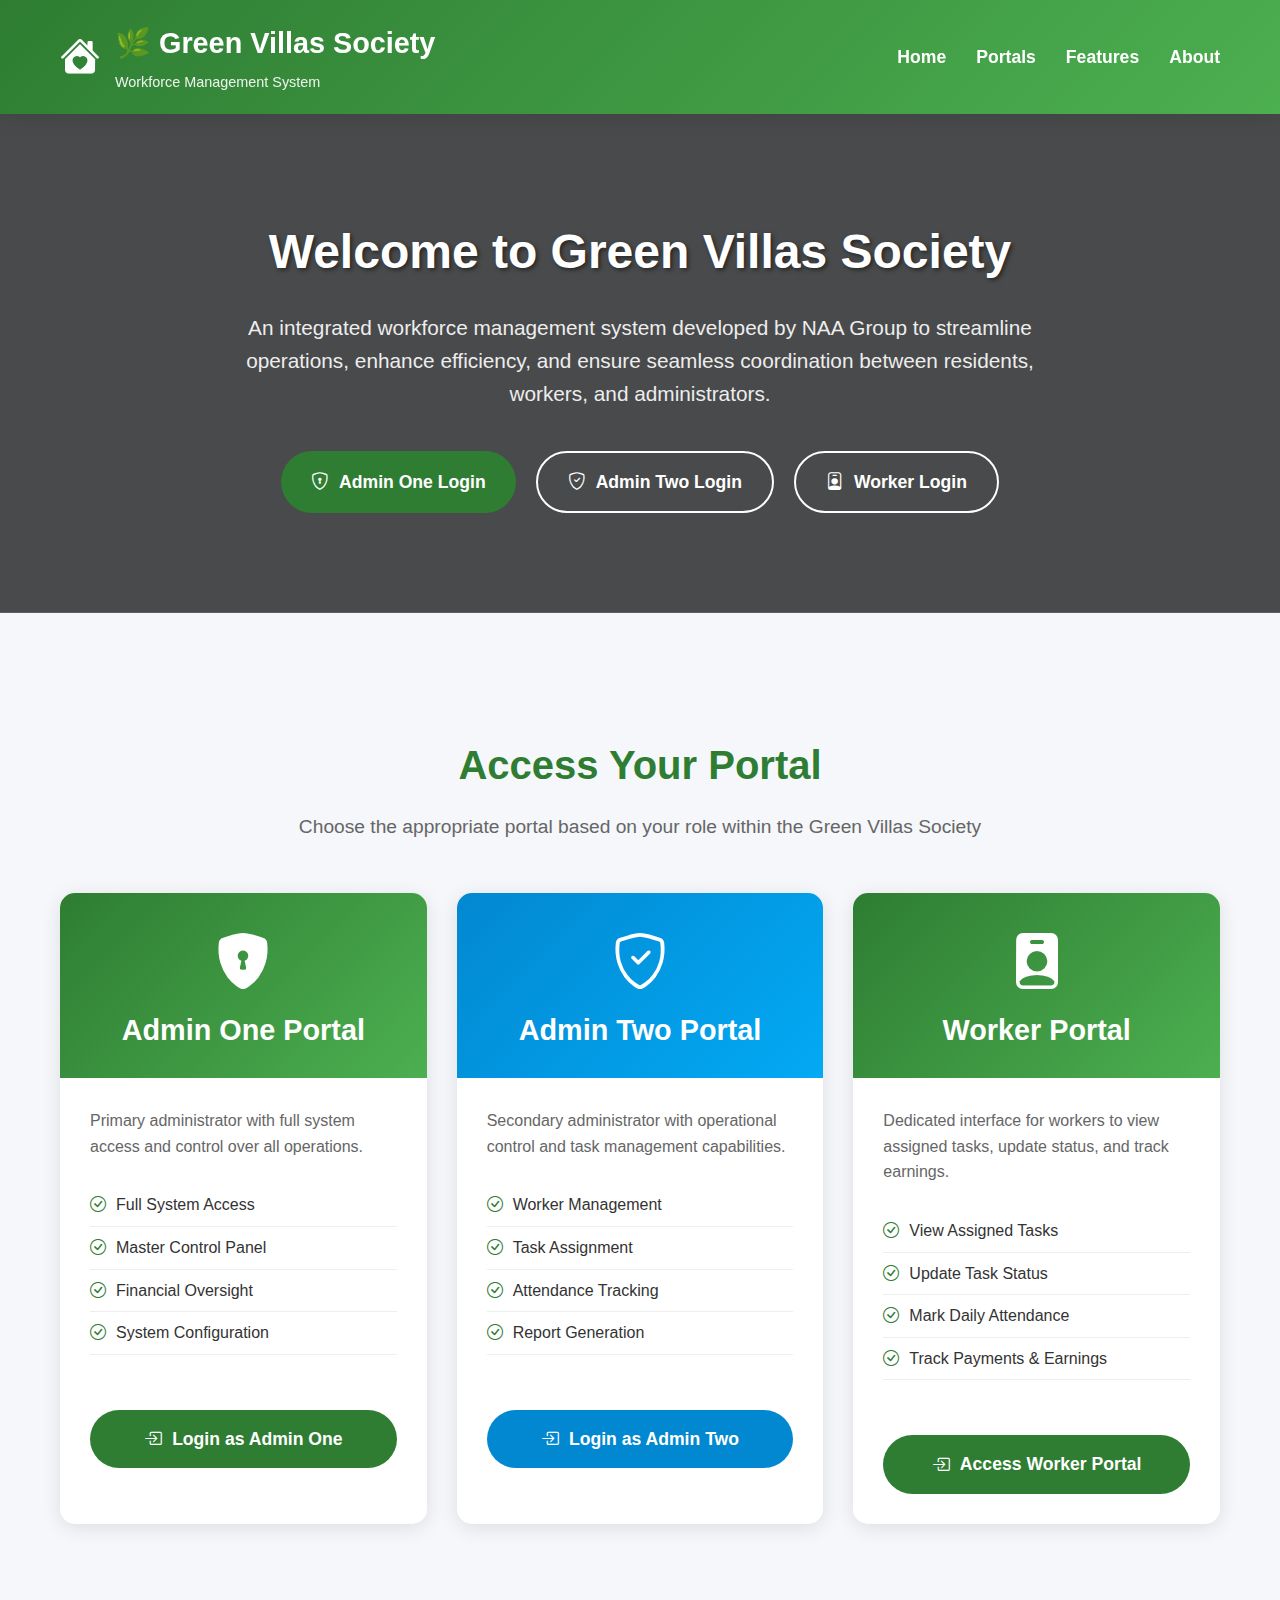
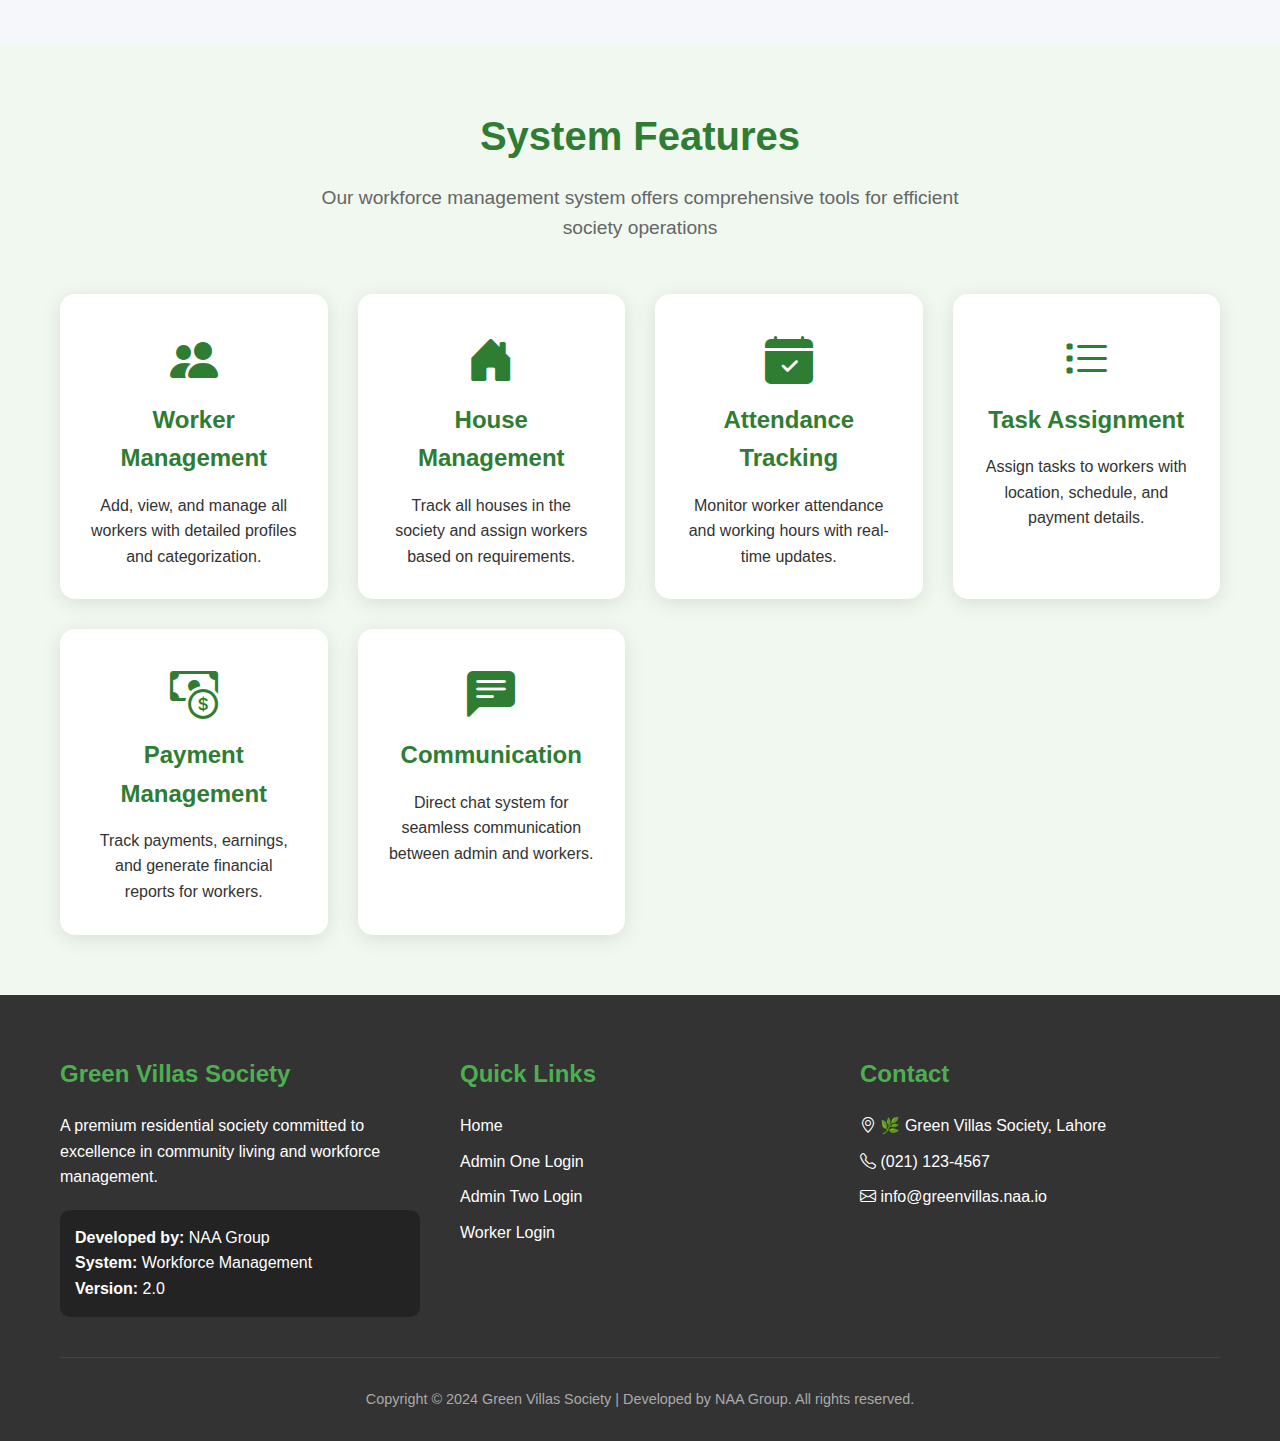
<file: homepage.html>
<!DOCTYPE html>
<html lang="en">
<head>
    <meta charset="UTF-8">
    <meta name="viewport" content="width=device-width, initial-scale=1.0">
    <title>🌿 Green Villas Society | Workforce Management System</title>
    <link rel="stylesheet" href="https://cdn.jsdelivr.net/npm/bootstrap-icons@1.13.1/font/bootstrap-icons.min.css">
    <style>
        /* Reset and Base Styles */
        * {
            margin: 0;
            padding: 0;
            box-sizing: border-box;
            font-family: 'Segoe UI', Tahoma, Geneva, Verdana, sans-serif;
        }

        :root {
            --primary-green: #2e7d32;
            --light-green: #4caf50;
            --dark-green: #1b5e20;
            --accent-orange: #f57c00;
            --light-gray: #f5f7fa;
            --dark-gray: #333;
            --white: #ffffff;
            --shadow: 0 4px 20px rgba(0, 0, 0, 0.1);
            --transition: all 0.3s ease;
        }

        body {
            background-color: var(--light-gray);
            color: var(--dark-gray);
            line-height: 1.6;
            overflow-x: hidden;
        }

        a {
            text-decoration: none;
            color: inherit;
        }

        .container {
            width: 100%;
            max-width: 1200px;
            margin: 0 auto;
            padding: 0 20px;
        }

        /* Header Styles */
        header {
            background: linear-gradient(135deg, var(--primary-green), var(--light-green));
            color: var(--white);
            padding: 20px 0;
            box-shadow: var(--shadow);
            position: sticky;
            top: 0;
            z-index: 1000;
        }

        .header-container {
            display: flex;
            justify-content: space-between;
            align-items: center;
        }

        .logo {
            display: flex;
            align-items: center;
            gap: 15px;
        }

        .logo-icon {
            font-size: 2.5rem;
        }

        .logo-text h1 {
            font-size: 1.8rem;
            font-weight: 700;
            margin-bottom: 5px;
        }

        .logo-text p {
            font-size: 0.9rem;
            opacity: 0.9;
        }

        .nav-links {
            display: flex;
            gap: 30px;
        }

        .nav-links a {
            font-weight: 600;
            font-size: 1.1rem;
            padding: 10px 0;
            position: relative;
            transition: var(--transition);
        }

        .nav-links a:hover {
            opacity: 0.9;
        }

        .nav-links a::after {
            content: '';
            position: absolute;
            bottom: 0;
            left: 0;
            width: 0;
            height: 3px;
            background-color: var(--white);
            transition: var(--transition);
        }

        .nav-links a:hover::after {
            width: 100%;
        }

        .mobile-menu-btn {
            display: none;
            background: none;
            border: none;
            color: var(--white);
            font-size: 1.8rem;
            cursor: pointer;
        }

        /* Hero Section */
        .hero {
            background: linear-gradient(rgba(0, 0, 0, 0.7), rgba(0, 0, 0, 0.7)), url('https://images.unsplash.com/photo-1574362848149-11496d93a7c7?ixlib=rb-4.0.3&ixid=M3wxMjA3fDB8MHxwaG90by1wYWdlfHx8fGVufDB8fHx8fA%3D%3D&auto=format&fit=crop&w=1684&q=80');
            background-size: cover;
            background-position: center;
            color: var(--white);
            text-align: center;
            padding: 100px 20px;
            margin-bottom: 60px;
        }

        .hero h2 {
            font-size: 3rem;
            margin-bottom: 20px;
            text-shadow: 2px 2px 4px rgba(0, 0, 0, 0.5);
        }

        .hero p {
            font-size: 1.3rem;
            max-width: 800px;
            margin: 0 auto 40px;
            opacity: 0.9;
        }

        .hero-btns {
            display: flex;
            justify-content: center;
            gap: 20px;
            flex-wrap: wrap;
        }

        .btn {
            padding: 15px 30px;
            border-radius: 50px;
            font-weight: 600;
            font-size: 1.1rem;
            display: inline-flex;
            align-items: center;
            gap: 10px;
            transition: var(--transition);
            border: none;
            cursor: pointer;
        }

        .btn-primary {
            background-color: var(--primary-green);
            color: var(--white);
        }

        .btn-primary:hover {
            background-color: var(--dark-green);
            transform: translateY(-3px);
            box-shadow: 0 10px 20px rgba(0, 0, 0, 0.2);
        }

        .btn-secondary {
            background-color: transparent;
            color: var(--white);
            border: 2px solid var(--white);
        }

        .btn-secondary:hover {
            background-color: var(--white);
            color: var(--primary-green);
            transform: translateY(-3px);
            box-shadow: 0 10px 20px rgba(0, 0, 0, 0.2);
        }

        /* Portal Cards Section */
        .portals-section {
            padding: 60px 0;
        }

        .section-title {
            text-align: center;
            margin-bottom: 50px;
        }

        .section-title h2 {
            font-size: 2.5rem;
            color: var(--primary-green);
            margin-bottom: 15px;
        }

        .section-title p {
            font-size: 1.2rem;
            max-width: 700px;
            margin: 0 auto;
            color: #666;
        }

        .portal-cards {
            display: grid;
            grid-template-columns: repeat(auto-fit, minmax(300px, 1fr));
            gap: 30px;
            margin-bottom: 60px;
        }

        .portal-card {
            background-color: var(--white);
            border-radius: 15px;
            overflow: hidden;
            box-shadow: var(--shadow);
            transition: var(--transition);
        }

        .portal-card:hover {
            transform: translateY(-10px);
            box-shadow: 0 15px 30px rgba(0, 0, 0, 0.15);
        }

        .portal-card-header {
            background: linear-gradient(135deg, var(--primary-green), var(--light-green));
            color: var(--white);
            padding: 25px;
            text-align: center;
        }

        .portal-card-header i {
            font-size: 3.5rem;
            margin-bottom: 15px;
        }

        .portal-card-header h3 {
            font-size: 1.8rem;
        }

        .portal-card-body {
            padding: 30px;
        }

        .portal-card-body p {
            margin-bottom: 25px;
            color: #666;
        }

        .portal-card-features {
            list-style: none;
            margin-bottom: 25px;
        }

        .portal-card-features li {
            padding: 8px 0;
            border-bottom: 1px solid #eee;
            display: flex;
            align-items: center;
            gap: 10px;
        }

        .portal-card-features li i {
            color: var(--primary-green);
        }

        .portal-card-footer {
            padding: 0 30px 30px;
        }

        .portal-card-footer .btn {
            width: 100%;
            justify-content: center;
        }

        /* Features Section */
        .features-section {
            padding: 60px 0;
            background-color: #f0f8f0;
        }

        .features {
            display: grid;
            grid-template-columns: repeat(auto-fit, minmax(250px, 1fr));
            gap: 30px;
        }

        .feature {
            text-align: center;
            padding: 30px;
            background-color: var(--white);
            border-radius: 15px;
            box-shadow: var(--shadow);
            transition: var(--transition);
        }

        .feature:hover {
            transform: translateY(-5px);
        }

        .feature i {
            font-size: 3rem;
            color: var(--primary-green);
            margin-bottom: 20px;
        }

        .feature h3 {
            font-size: 1.5rem;
            margin-bottom: 15px;
            color: var(--primary-green);
        }

        /* Footer */
        footer {
            background-color: var(--dark-gray);
            color: var(--white);
            padding: 60px 0 30px;
        }

        .footer-content {
            display: grid;
            grid-template-columns: repeat(auto-fit, minmax(250px, 1fr));
            gap: 40px;
            margin-bottom: 40px;
        }

        .footer-column h3 {
            font-size: 1.5rem;
            margin-bottom: 20px;
            color: var(--light-green);
        }

        .footer-column ul {
            list-style: none;
        }

        .footer-column ul li {
            margin-bottom: 10px;
        }

        .footer-column ul li a:hover {
            color: var(--light-green);
        }

        .developer-info {
            background-color: rgba(0, 0, 0, 0.3);
            padding: 15px;
            border-radius: 10px;
            margin-top: 20px;
        }

        .copyright {
            text-align: center;
            padding-top: 30px;
            border-top: 1px solid #444;
            font-size: 0.9rem;
            color: #aaa;
        }

        /* Responsive Design */
        @media (max-width: 768px) {
            .header-container {
                flex-direction: column;
                gap: 20px;
            }

            .nav-links {
                display: none;
                flex-direction: column;
                width: 100%;
                text-align: center;
                gap: 10px;
            }

            .nav-links.active {
                display: flex;
            }

            .mobile-menu-btn {
                display: block;
                position: absolute;
                top: 20px;
                right: 20px;
            }

            .hero h2 {
                font-size: 2.2rem;
            }

            .hero p {
                font-size: 1.1rem;
            }

            .hero-btns {
                flex-direction: column;
                align-items: center;
            }

            .btn {
                width: 100%;
                max-width: 300px;
                justify-content: center;
            }

            .section-title h2 {
                font-size: 2rem;
            }
        }

        @media (max-width: 480px) {
            .hero {
                padding: 60px 20px;
            }

            .hero h2 {
                font-size: 1.8rem;
            }

            .portal-cards {
                grid-template-columns: 1fr;
            }

            .section-title h2 {
                font-size: 1.8rem;
            }
        }
    </style>
</head>
<body>
    <!-- Header -->
    <header>
        <div class="container header-container">
            <div class="logo">
                <i class="bi bi-house-heart-fill logo-icon"></i>
                <div class="logo-text">
                    <h1>🌿 Green Villas Society</h1>
                    <p>Workforce Management System</p>
                </div>
            </div>
            
            <button class="mobile-menu-btn" id="mobileMenuBtn">
                <i class="bi bi-list"></i>
            </button>
            
            <nav class="nav-links" id="navLinks">
                <a href="#home">Home</a>
                <a href="#portals">Portals</a>
                <a href="#features">Features</a>
                <a href="#about">About</a>
            </nav>
        </div>
    </header>

    <!-- Hero Section -->
    <section class="hero" id="home">
        <div class="container">
            <h2>Welcome to Green Villas Society</h2>
            <p>An integrated workforce management system developed by NAA Group to streamline operations, enhance efficiency, and ensure seamless coordination between residents, workers, and administrators.</p>
            <div class="hero-btns">
                <a href="pages/admin_login.html" class="btn btn-primary">
                    <i class="bi bi-shield-lock"></i> Admin One Login
                </a>
                <a href="pages/admin2_login.html" class="btn btn-secondary">
                    <i class="bi bi-shield-check"></i> Admin Two Login
                </a>
                <a href="pages/worker_login.html" class="btn btn-secondary">
                    <i class="bi bi-person-badge"></i> Worker Login
                </a>
            </div>
        </div>
    </section>

    <!-- Portals Section -->
    <section class="portals-section" id="portals">
        <div class="container">
            <div class="section-title">
                <h2>Access Your Portal</h2>
                <p>Choose the appropriate portal based on your role within the Green Villas Society</p>
            </div>
            
            <div class="portal-cards">
                <!-- Admin One Portal Card -->
                <div class="portal-card">
                    <div class="portal-card-header" style="background: linear-gradient(135deg, #2e7d32, #4caf50);">
                        <i class="bi bi-shield-lock-fill"></i>
                        <h3>Admin One Portal</h3>
                    </div>
                    <div class="portal-card-body">
                        <p>Primary administrator with full system access and control over all operations.</p>
                        <ul class="portal-card-features">
                            <li><i class="bi bi-check-circle"></i> Full System Access</li>
                            <li><i class="bi bi-check-circle"></i> Master Control Panel</li>
                            <li><i class="bi bi-check-circle"></i> Financial Oversight</li>
                            <li><i class="bi bi-check-circle"></i> System Configuration</li>
                        </ul>
                    </div>
                    <div class="portal-card-footer">
                        <a href="pages/admin_login.html" class="btn btn-primary">
                            <i class="bi bi-box-arrow-in-right"></i> Login as Admin One
                        </a>
                    </div>
                </div>
                
                <!-- Admin Two Portal Card -->
                <div class="portal-card">
                    <div class="portal-card-header" style="background: linear-gradient(135deg, #0288d1, #03a9f4);">
                        <i class="bi bi-shield-check"></i>
                        <h3>Admin Two Portal</h3>
                    </div>
                    <div class="portal-card-body">
                        <p>Secondary administrator with operational control and task management capabilities.</p>
                        <ul class="portal-card-features">
                            <li><i class="bi bi-check-circle"></i> Worker Management</li>
                            <li><i class="bi bi-check-circle"></i> Task Assignment</li>
                            <li><i class="bi bi-check-circle"></i> Attendance Tracking</li>
                            <li><i class="bi bi-check-circle"></i> Report Generation</li>
                        </ul>
                    </div>
                    <div class="portal-card-footer">
                        <a href="pages/admin2_login.html" class="btn btn-primary" style="background: #0288d1;">
                            <i class="bi bi-box-arrow-in-right"></i> Login as Admin Two
                        </a>
                    </div>
                </div>
                
                <!-- Worker Portal Card -->
                <div class="portal-card">
                    <div class="portal-card-header">
                        <i class="bi bi-person-badge-fill"></i>
                        <h3>Worker Portal</h3>
                    </div>
                    <div class="portal-card-body">
                        <p>Dedicated interface for workers to view assigned tasks, update status, and track earnings.</p>
                        <ul class="portal-card-features">
                            <li><i class="bi bi-check-circle"></i> View Assigned Tasks</li>
                            <li><i class="bi bi-check-circle"></i> Update Task Status</li>
                            <li><i class="bi bi-check-circle"></i> Mark Daily Attendance</li>
                            <li><i class="bi bi-check-circle"></i> Track Payments & Earnings</li>
                        </ul>
                    </div>
                    <div class="portal-card-footer">
                        <a href="pages/worker_login.html" class="btn btn-primary">
                            <i class="bi bi-box-arrow-in-right"></i> Access Worker Portal
                        </a>
                    </div>
                </div>
            </div>
        </div>
    </section>

    <!-- Features Section -->
    <section class="features-section" id="features">
        <div class="container">
            <div class="section-title">
                <h2>System Features</h2>
                <p>Our workforce management system offers comprehensive tools for efficient society operations</p>
            </div>
            
            <div class="features">
                <div class="feature">
                    <i class="bi bi-people-fill"></i>
                    <h3>Worker Management</h3>
                    <p>Add, view, and manage all workers with detailed profiles and categorization.</p>
                </div>
                
                <div class="feature">
                    <i class="bi bi-house-door-fill"></i>
                    <h3>House Management</h3>
                    <p>Track all houses in the society and assign workers based on requirements.</p>
                </div>
                
                <div class="feature">
                    <i class="bi bi-calendar-check-fill"></i>
                    <h3>Attendance Tracking</h3>
                    <p>Monitor worker attendance and working hours with real-time updates.</p>
                </div>
                
                <div class="feature">
                    <i class="bi bi-list-task"></i>
                    <h3>Task Assignment</h3>
                    <p>Assign tasks to workers with location, schedule, and payment details.</p>
                </div>
                
                <div class="feature">
                    <i class="bi bi-cash-coin"></i>
                    <h3>Payment Management</h3>
                    <p>Track payments, earnings, and generate financial reports for workers.</p>
                </div>
                
                <div class="feature">
                    <i class="bi bi-chat-left-text-fill"></i>
                    <h3>Communication</h3>
                    <p>Direct chat system for seamless communication between admin and workers.</p>
                </div>
            </div>
        </div>
    </section>

    <!-- Footer -->
    <footer id="about">
        <div class="container">
            <div class="footer-content">
                <div class="footer-column">
                    <h3>Green Villas Society</h3>
                    <p>A premium residential society committed to excellence in community living and workforce management.</p>
                    <div class="developer-info">
                        <p><strong>Developed by:</strong> NAA Group</p>
                        <p><strong>System:</strong> Workforce Management</p>
                        <p><strong>Version:</strong> 2.0</p>
                    </div>
                </div>
                
                <div class="footer-column">
                    <h3>Quick Links</h3>
                    <ul>
                        <li><a href="#home">Home</a></li>
                        <li><a href="pages/admin_login.html">Admin One Login</a></li>
                        <li><a href="pages/admin2_login.html">Admin Two Login</a></li>
                        <li><a href="pages/worker_login.html">Worker Login</a></li>
                        
                    </ul>
                </div>
                
                <div class="footer-column">
                    <h3>Contact</h3>
                    <ul>
                        <li><i class="bi bi-geo-alt"></i> 🌿 Green Villas Society, Lahore</li>
                        <li><i class="bi bi-telephone"></i> (021) 123-4567</li>
                        <li><i class="bi bi-envelope"></i> info@greenvillas.naa.io</li>
                    </ul>
                </div>
            </div>
            
            <div class="copyright">
                <p>Copyright &copy; 2024 Green Villas Society | Developed by NAA Group. All rights reserved.</p>
            </div>
        </div>
    </footer>

    <script>
        // Mobile Menu Toggle
        document.getElementById('mobileMenuBtn').addEventListener('click', function() {
            document.getElementById('navLinks').classList.toggle('active');
        });
        
        // Close mobile menu when clicking a link
        const navLinks = document.querySelectorAll('.nav-links a');
        navLinks.forEach(link => {
            link.addEventListener('click', () => {
                document.getElementById('navLinks').classList.remove('active');
            });
        });
        
        // Smooth scrolling for anchor links
        document.querySelectorAll('a[href^="#"]').forEach(anchor => {
            anchor.addEventListener('click', function(e) {
                e.preventDefault();
                
                const targetId = this.getAttribute('href');
                if(targetId === '#') return;
                
                const targetElement = document.querySelector(targetId);
                if(targetElement) {
                    window.scrollTo({
                        top: targetElement.offsetTop - 80,
                        behavior: 'smooth'
                    });
                }
            });
        });
    </script>
</body>
</html>
</file>
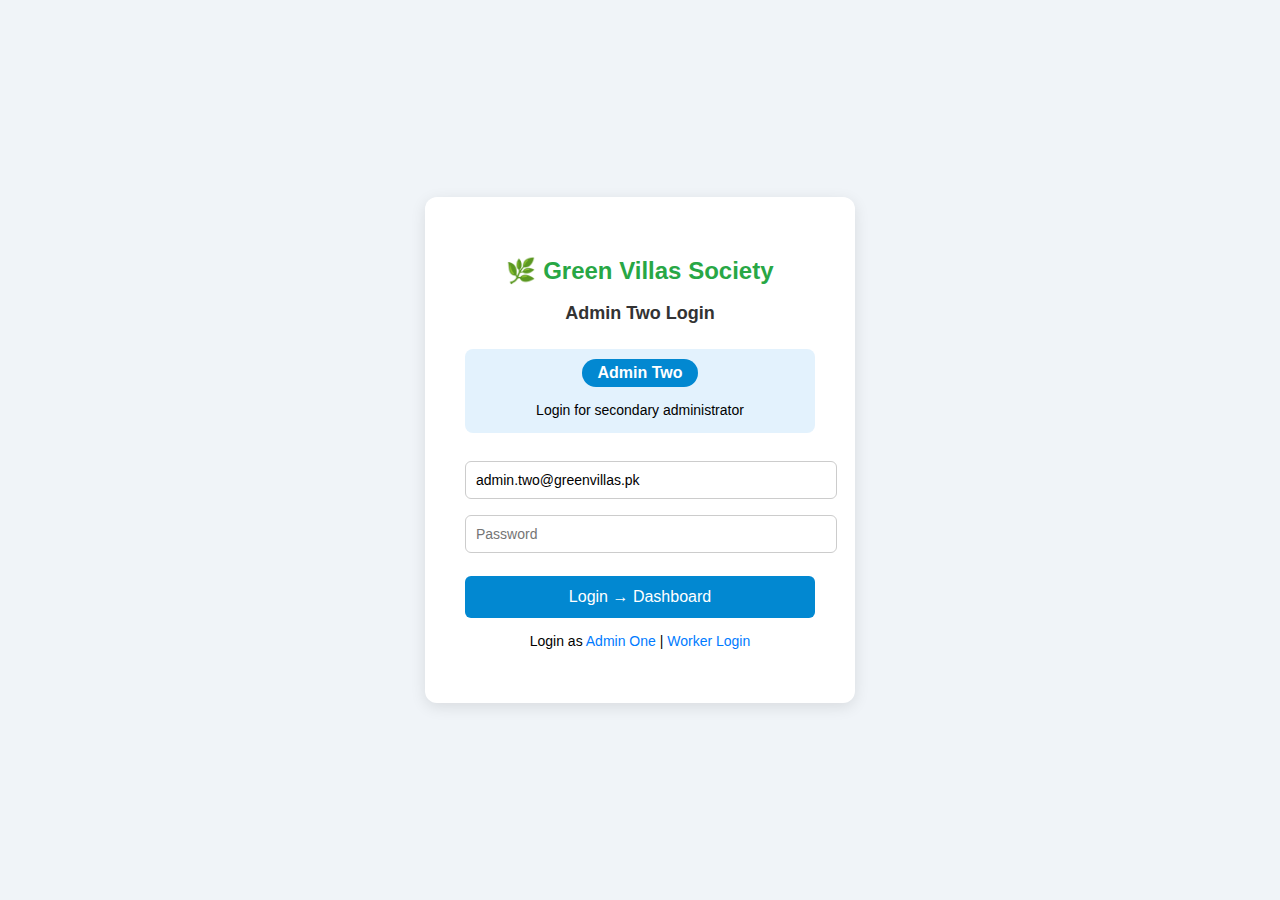
<file: pages/admin2_login.html>
<!DOCTYPE html>
<html lang="en">
<head>
  <meta charset="UTF-8">
  <title>Admin Two Login | Green Villas Society</title>
  <style>
    body.login-body {
      display: flex;
      justify-content: center;
      align-items: center;
      height: 100vh;
      margin: 0;
      background: #f0f4f8;
      font-family: Arial, sans-serif;
    }

    .login-container {
      background: #ffffff;
      padding: 40px;
      border-radius: 12px;
      box-shadow: 0 4px 15px rgba(0,0,0,0.1);
      text-align: center;
      width: 350px;
    }

    .login-title {
      margin-bottom: 10px;
      font-size: 24px;
      color: #28a745;
    }

    .login-sub {
      margin-bottom: 25px;
      font-size: 18px;
      color: #333;
    }

    .login-container input {
      width: 100%;
      padding: 10px;
      margin: 8px 0;
      border: 1px solid #ccc;
      border-radius: 6px;
      font-size: 14px;
    }

    .login-container button {
      width: 100%;
      padding: 12px;
      margin-top: 15px;
      border: none;
      border-radius: 6px;
      background: #0288d1;
      color: #fff;
      font-size: 16px;
      cursor: pointer;
    }

    .login-container button:hover {
      background: #0277bd;
    }

    .switch-link {
      margin-top: 15px;
      font-size: 14px;
    }

    .switch-link a {
      color: #007bff;
      text-decoration: none;
    }

    .switch-link a:hover {
      text-decoration: underline;
    }

    .admin-selection {
      margin-bottom: 20px;
      padding: 10px;
      background: #e3f2fd;
      border-radius: 8px;
    }

    .admin-badge {
      display: inline-block;
      padding: 5px 15px;
      background: #0288d1;
      color: white;
      border-radius: 20px;
      font-weight: bold;
      margin-bottom: 10px;
    }
  </style>
</head>
<body class="login-body">

  <div class="login-container">
    <h2 class="login-title">🌿 Green Villas Society</h2>
    <h3 class="login-sub">Admin Two Login</h3>
    
    <div class="admin-selection">
      <div class="admin-badge">Admin Two</div>
      <p style="margin: 5px 0; font-size: 14px;">Login for secondary administrator</p>
    </div>

    <form action="../include/admin_login.php" method="POST">
      <input type="hidden" name="admin_type" value="admin_two">
      
      <!-- Pre-filled for easy testing -->
      <input type="text" name="email" placeholder="Email" required value="admin.two@greenvillas.pk">
      <input type="password" name="password" placeholder="Password" required>

      <button type="submit">Login → Dashboard</button>

      <p class="switch-link">
        Login as <a href="admin_login.html">Admin One</a> | 
        <a href="worker_login.html">Worker Login</a>
      </p>
    </form>
  </div>

  <script>
    // Show error message if login failed
    const urlParams = new URLSearchParams(window.location.search);
    if (urlParams.get('login') === 'failed') {
      alert('Wrong email or password! Try:\nEmail: admin.two@greenvillas.pk\nPassword: admin456');
    }
  </script>

</body>
</html>
</file>
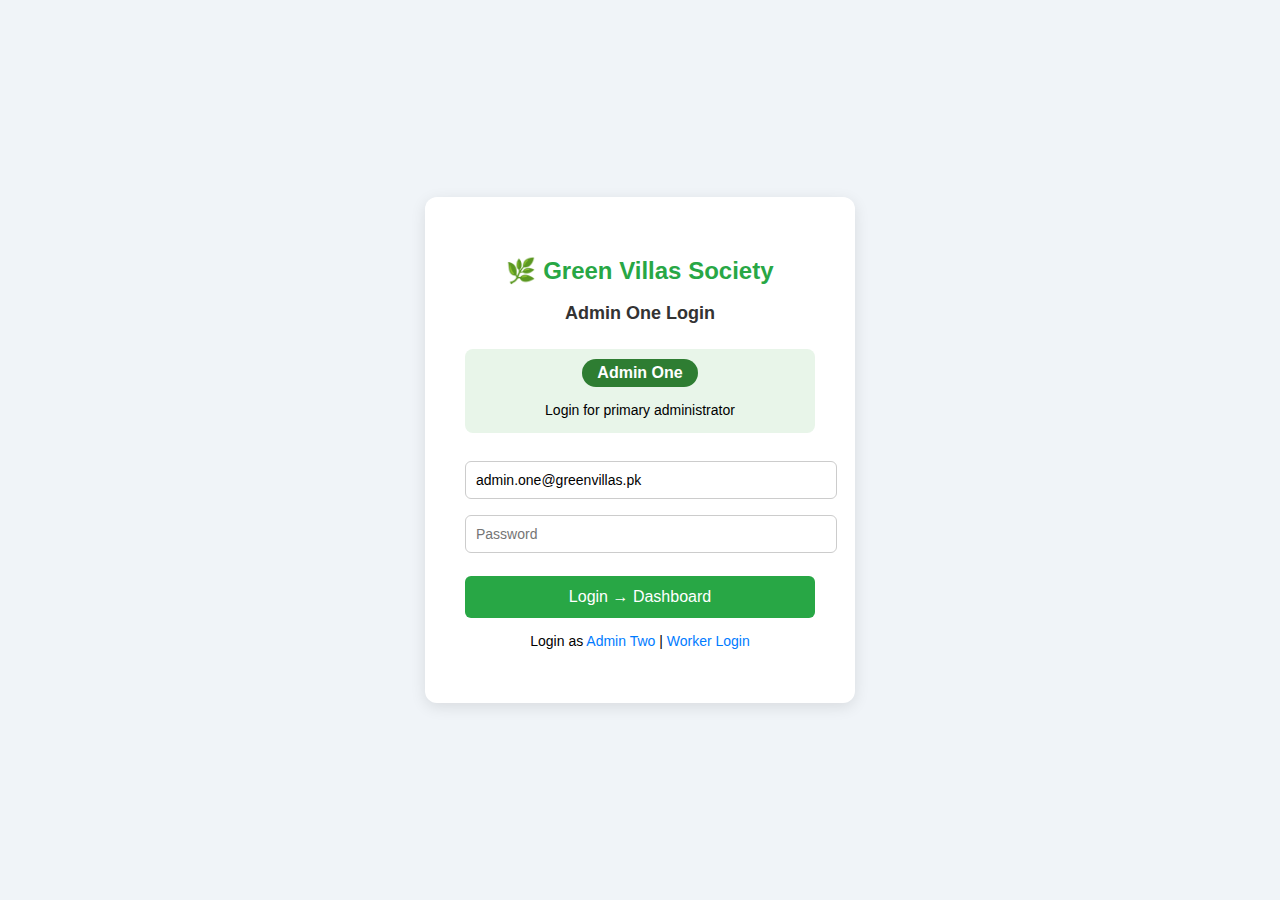
<file: pages/admin_login.html>
<!DOCTYPE html>
<html lang="en">
<head>
  <meta charset="UTF-8">
  <title>Admin One Login | Green Villas Society</title>
  <style>
    body.login-body {
      display: flex;
      justify-content: center;
      align-items: center;
      height: 100vh;
      margin: 0;
      background: #f0f4f8;
      font-family: Arial, sans-serif;
    }

    .login-container {
      background: #ffffff;
      padding: 40px;
      border-radius: 12px;
      box-shadow: 0 4px 15px rgba(0,0,0,0.1);
      text-align: center;
      width: 350px;
    }

    .login-title {
      margin-bottom: 10px;
      font-size: 24px;
      color: #28a745;
    }

    .login-sub {
      margin-bottom: 25px;
      font-size: 18px;
      color: #333;
    }

    .login-container input {
      width: 100%;
      padding: 10px;
      margin: 8px 0;
      border: 1px solid #ccc;
      border-radius: 6px;
      font-size: 14px;
    }

    .login-container button {
      width: 100%;
      padding: 12px;
      margin-top: 15px;
      border: none;
      border-radius: 6px;
      background: #28a745;
      color: #fff;
      font-size: 16px;
      cursor: pointer;
    }

    .login-container button:hover {
      background: #218838;
    }

    .switch-link {
      margin-top: 15px;
      font-size: 14px;
    }

    .switch-link a {
      color: #007bff;
      text-decoration: none;
    }

    .switch-link a:hover {
      text-decoration: underline;
    }

    .admin-selection {
      margin-bottom: 20px;
      padding: 10px;
      background: #e8f5e9;
      border-radius: 8px;
    }

    .admin-badge {
      display: inline-block;
      padding: 5px 15px;
      background: #2e7d32;
      color: white;
      border-radius: 20px;
      font-weight: bold;
      margin-bottom: 10px;
    }
  </style>
</head>
<body class="login-body">

  <div class="login-container">
    <h2 class="login-title">🌿 Green Villas Society</h2>
    <h3 class="login-sub">Admin One Login</h3>
    
    <div class="admin-selection">
      <div class="admin-badge">Admin One</div>
      <p style="margin: 5px 0; font-size: 14px;">Login for primary administrator</p>
    </div>

    <form action="../include/admin_login.php" method="POST">
      <input type="hidden" name="admin_type" value="admin_one">
      
      <!-- Pre-filled for easy testing -->
      <input type="text" name="email" placeholder="Email" required value="admin.one@greenvillas.pk">
      <input type="password" name="password" placeholder="Password" required>

      <button type="submit">Login → Dashboard</button>

      <p class="switch-link">
        Login as <a href="admin2_login.html">Admin Two</a> | 
        <a href="worker_login.html">Worker Login</a>
      </p>
    </form>
  </div>

  <script>
    // Show error message if login failed
    const urlParams = new URLSearchParams(window.location.search);
    if (urlParams.get('login') === 'failed') {
      alert('Wrong email or password! Try:\nEmail: admin.one@greenvillas.pk\nPassword: admin123');
    }
  </script>

</body>
</html>
</file>
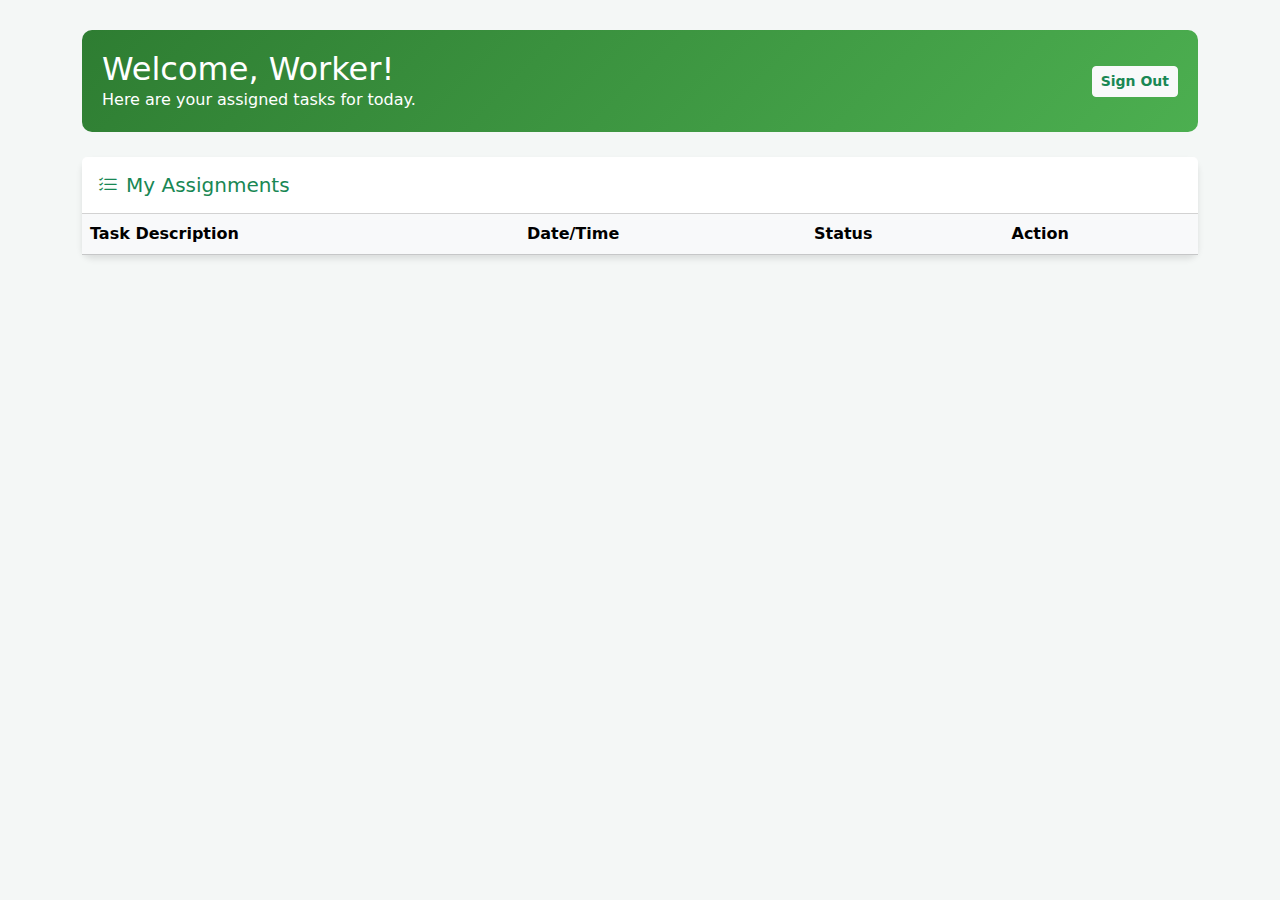
<file: pages/worker_dashboard.html>
<?php require_once '../include/worker_auth_check.php'; ?>
<!doctype html>
<html lang="en">
<head>
    <meta charset="utf-8">
    <title>Worker Panel | Society WFM</title>
    <meta name="viewport" content="width=device-width, initial-scale=1">
    <link rel="stylesheet" href="https://cdn.jsdelivr.net/npm/bootstrap@5.3.7/dist/css/bootstrap.min.css">
    <link rel="stylesheet" href="https://cdn.jsdelivr.net/npm/bootstrap-icons@1.13.1/font/bootstrap-icons.min.css">
    <style>
        body { background-color: #f4f7f6; padding-top: 30px; }
        .welcome-section { background: linear-gradient(135deg, #2e7d32, #4caf50); color: white; padding: 20px; border-radius: 10px; margin-bottom: 25px; }
        .task-card { border: none; border-radius: 10px; box-shadow: 0 4px 6px rgba(0,0,0,0.1); }
    </style>
</head>
<body>
    <div class="container">
        <div class="welcome-section d-flex justify-content-between align-items-center">
            <div>
                <h2 class="mb-0">Welcome, <span id="displayWorkerName">Worker</span>!</h2>
                <p class="mb-0">Here are your assigned tasks for today.</p>
            </div>
            <a href="worker_login.html" class="btn btn-light btn-sm text-success fw-bold">Sign Out</a>
        </div>

        <div class="card task-card">
            <div class="card-header bg-white py-3">
                <h5 class="mb-0 text-success"><i class="bi bi-list-check me-2"></i>My Assignments</h5>
            </div>
            <div class="card-body p-0">
                <div class="table-responsive">
                    <table class="table table-hover align-middle mb-0">
                        <thead class="table-light">
                            <tr>
                                <th>Task Description</th>
                                <th>Date/Time</th>
                                <th>Status</th>
                                <th>Action</th>
                            </tr>
                        </thead>
                        <tbody id="workerTasks">
                            </tbody>
                    </table>
                </div>
            </div>
        </div>
    </div>

    <script>
        document.addEventListener('DOMContentLoaded', () => {
            loadDashboard();
        });

        function loadDashboard() {
            fetch('../include/worker_dashboard_stats.php')
                .then(res => res.json())
                .then(data => {
                    // Display Welcome Name
                    document.getElementById('displayWorkerName').textContent = data.worker_name;

                    const tbody = document.getElementById('workerTasks');
                    tbody.innerHTML = '';

                    if (data.tasks.length === 0) {
                        tbody.innerHTML = '<tr><td colspan="4" class="text-center py-4 text-muted">No tasks assigned yet.</td></tr>';
                        return;
                    }

                    data.tasks.forEach(task => {
                        const isPending = task.status === 'Pending';
                        tbody.innerHTML += `
                            <tr>
                                <td>
                                    <div class="fw-bold text-dark">${task.category_needed || 'Service Request'}</div>
                                    <small class="text-muted">ID: #${task.task_id}</small>
                                </td>
                                <td>${task.task_date}</td>
                                <td>
                                    <span class="badge ${isPending ? 'bg-warning' : 'bg-success'}">
                                        ${task.status}
                                    </span>
                                </td>
                                <td>
                                    ${isPending ? 
                                        `<button class="btn btn-success btn-sm px-3" onclick="completeTask(${task.task_id})">
                                            Mark Done
                                        </button>` : 
                                        '<i class="bi bi-check-circle-fill text-success fs-5"></i>'}
                                </td>
                            </tr>`;
                    });
                });
        }

        function completeTask(taskId) {
            if(!confirm('Confirm task completion?')) return;

            const formData = new FormData();
            formData.append('task_id', taskId);
            formData.append('status', 'Completed');
            formData.append('notes', 'Completed via simplified dashboard');

            fetch('../include/update_task_status.php', {
                method: 'POST',
                body: formData
            })
            .then(res => res.json())
            .then(data => {
                if(data.success) {
                    alert('Task marked as completed!');
                    loadDashboard();
                } else {
                    alert('Error: ' + data.message);
                }
            });
        }
    </script>
</body>
</html>
</file>
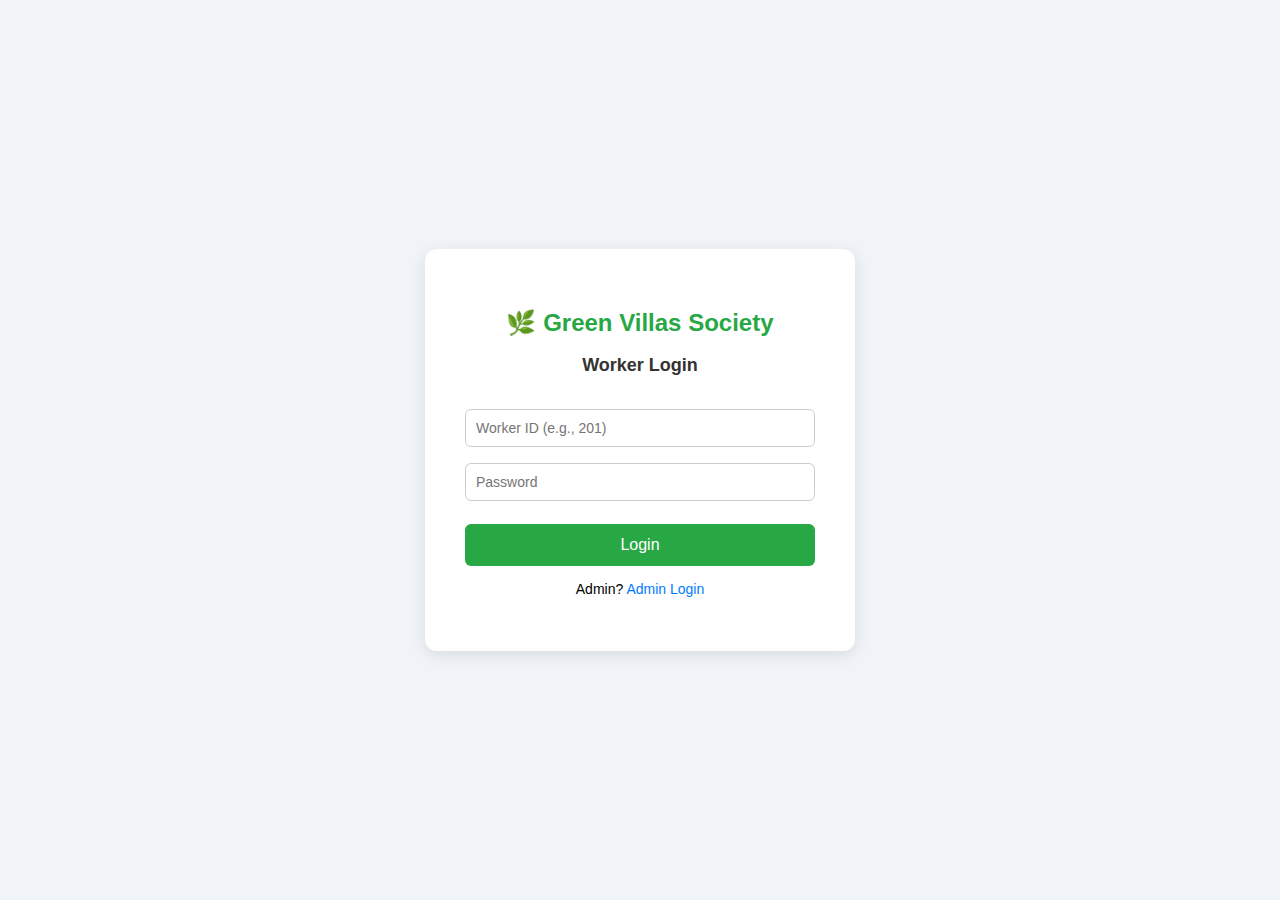
<file: pages/worker_login.html>
<!DOCTYPE html>
<html lang="en">
<head>
  <meta charset="UTF-8">
  <title>Worker Login | Green Villas Society</title>
  <link rel="stylesheet" href="../css/style.css">
  <style>
    body.login-body { display: flex; justify-content: center; align-items: center; height: 100vh; margin: 0; background: #f0f4f8; font-family: Arial, sans-serif; }
    .login-container { background: #ffffff; padding: 40px; border-radius: 12px; box-shadow: 0 4px 15px rgba(0,0,0,0.1); text-align: center; width: 350px; }
    .login-title { margin-bottom: 10px; font-size: 24px; color: #28a745; }
    .login-sub { margin-bottom: 25px; font-size: 18px; color: #333; }
    .login-container input { width: 100%; padding: 10px; margin: 8px 0; border: 1px solid #ccc; border-radius: 6px; font-size: 14px; box-sizing: border-box; }
    .login-container button { width: 100%; padding: 12px; margin-top: 15px; border: none; border-radius: 6px; background: #28a745; color: #fff; font-size: 16px; cursor: pointer; }
    .login-container button:hover { background: #218838; }
    .switch-link { margin-top: 15px; font-size: 14px; }
    .switch-link a { color: #007bff; text-decoration: none; }
  </style>
</head>
<body class="login-body">
  <div class="login-container">
    <h2 class="login-title">🌿 Green Villas Society</h2>
    <h3 class="login-sub">Worker Login</h3>
    <form id="workerLoginForm">
      <input type="text" name="worker_id" placeholder="Worker ID (e.g., 201)" required>
      <input type="password" name="password" placeholder="Password" required>
      <button type="submit">Login</button>
      <p class="switch-link">Admin? <a href="admin_login.html">Admin Login</a></p>
    </form>
  </div>

  <script>
    document.getElementById('workerLoginForm').addEventListener('submit', async (e) => {
      e.preventDefault();
      const formData = new FormData(e.target);
      try {
        const response = await fetch('../include/worker_login.php', {
          method: 'POST',
          body: formData
        });
        const result = await response.json();
        if (result.success) {
          alert('Login Successful!');
          // Redirect to the stats page inside include folder
          window.location.href = 'worker_dashboard.html';
        } else {
          alert('Error: ' + result.message);
        }
      } catch (error) {
        alert('Could not connect to server.');
      }
    });
  </script>
</body>
</html>
</file>
<file: css/style.css>
body {
  font-family: "Source Sans 3", sans-serif;
  background-color: #f4f6f9;
}

.navbar {
  background-color: #fff;
  border-bottom: 1px solid #ddd;
}

.sidebar-wrapper {
  background-color: #1f2937;
  color: #fff;
  min-height: 100vh;
  padding: 1rem;
}

.sidebar-wrapper .nav-link {
  color: #cfd8dc;
  display: block;
  margin: 5px 0;
  border-radius: 5px;
}

.sidebar-wrapper .nav-link.active,
.sidebar-wrapper .nav-link:hover {
  background-color: #007bff;
  color: #fff;
}

.app-content {
  padding: 2rem;
}

.box {
  padding: 20px;
  border-radius: 8px;
  margin-bottom: 15px;
}

.app-footer {
  background-color: #f8f9fa;
  border-top: 1px solid #ddd;
  font-size: 14px;
}
</file>
